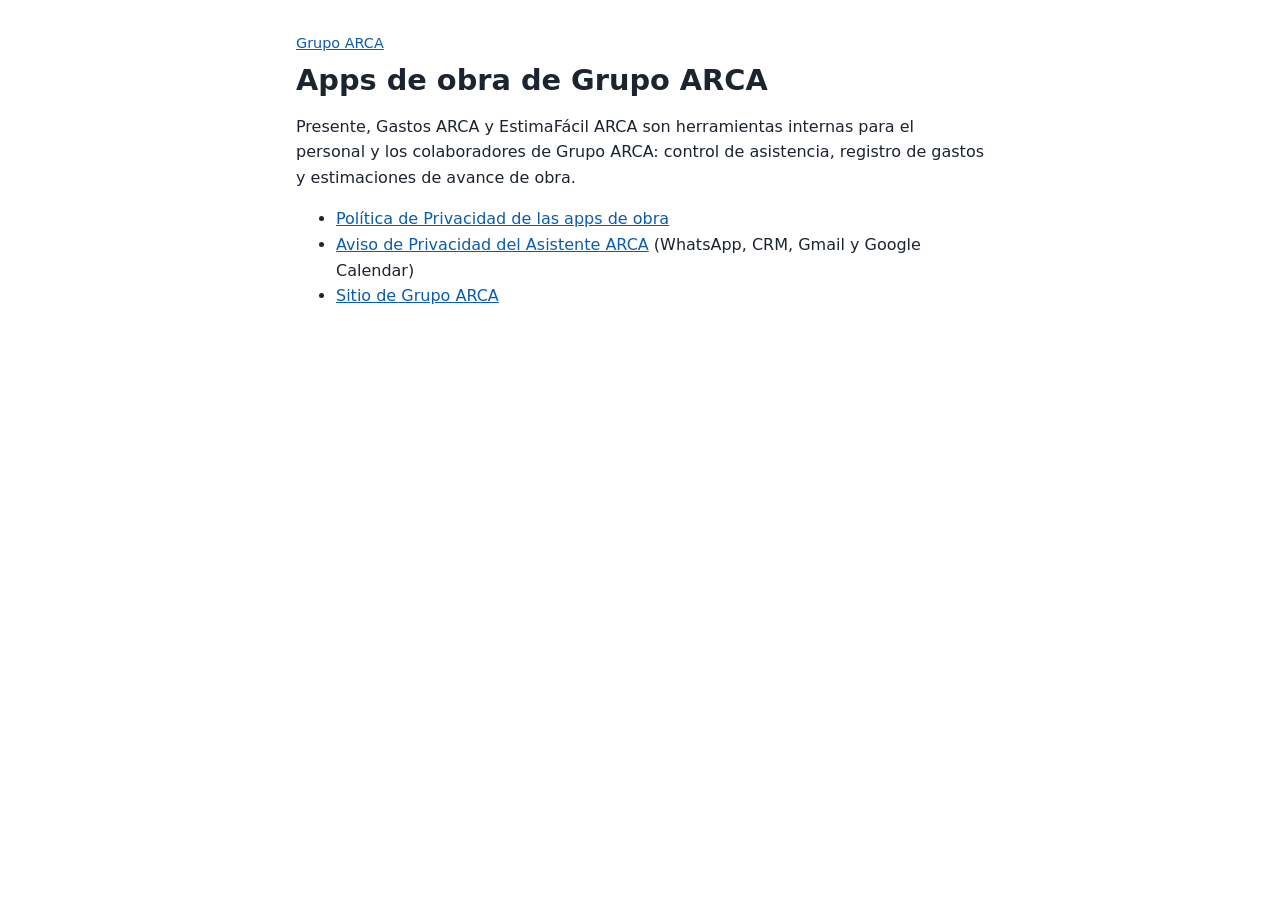
<file: index.html>
<!doctype html>
<html lang="es-MX">
<head>
<meta charset="utf-8">
<meta name="viewport" content="width=device-width, initial-scale=1">
<title>Apps de obra de Grupo ARCA</title>
<meta name="description" content="Documentos públicos de las aplicaciones internas de obra de Grupo ARCA.">
<link rel="stylesheet" href="estilo.css">
</head>
<body>
<main>
<p class="marca"><a href="https://www.grupo-arca.com">Grupo ARCA</a></p>
<h1>Apps de obra de Grupo ARCA</h1>
<p>Presente, Gastos ARCA y EstimaFácil ARCA son herramientas internas para el personal y los
colaboradores de Grupo ARCA: control de asistencia, registro de gastos y estimaciones de avance de obra.</p>
<ul>
  <li><a href="privacidad.html">Política de Privacidad de las apps de obra</a></li>
  <li><a href="asistente.html">Aviso de Privacidad del Asistente ARCA</a> (WhatsApp, CRM, Gmail y Google Calendar)</li>
  <li><a href="https://www.grupo-arca.com">Sitio de Grupo ARCA</a></li>
</ul>
</main>
</body>
</html>
</file>
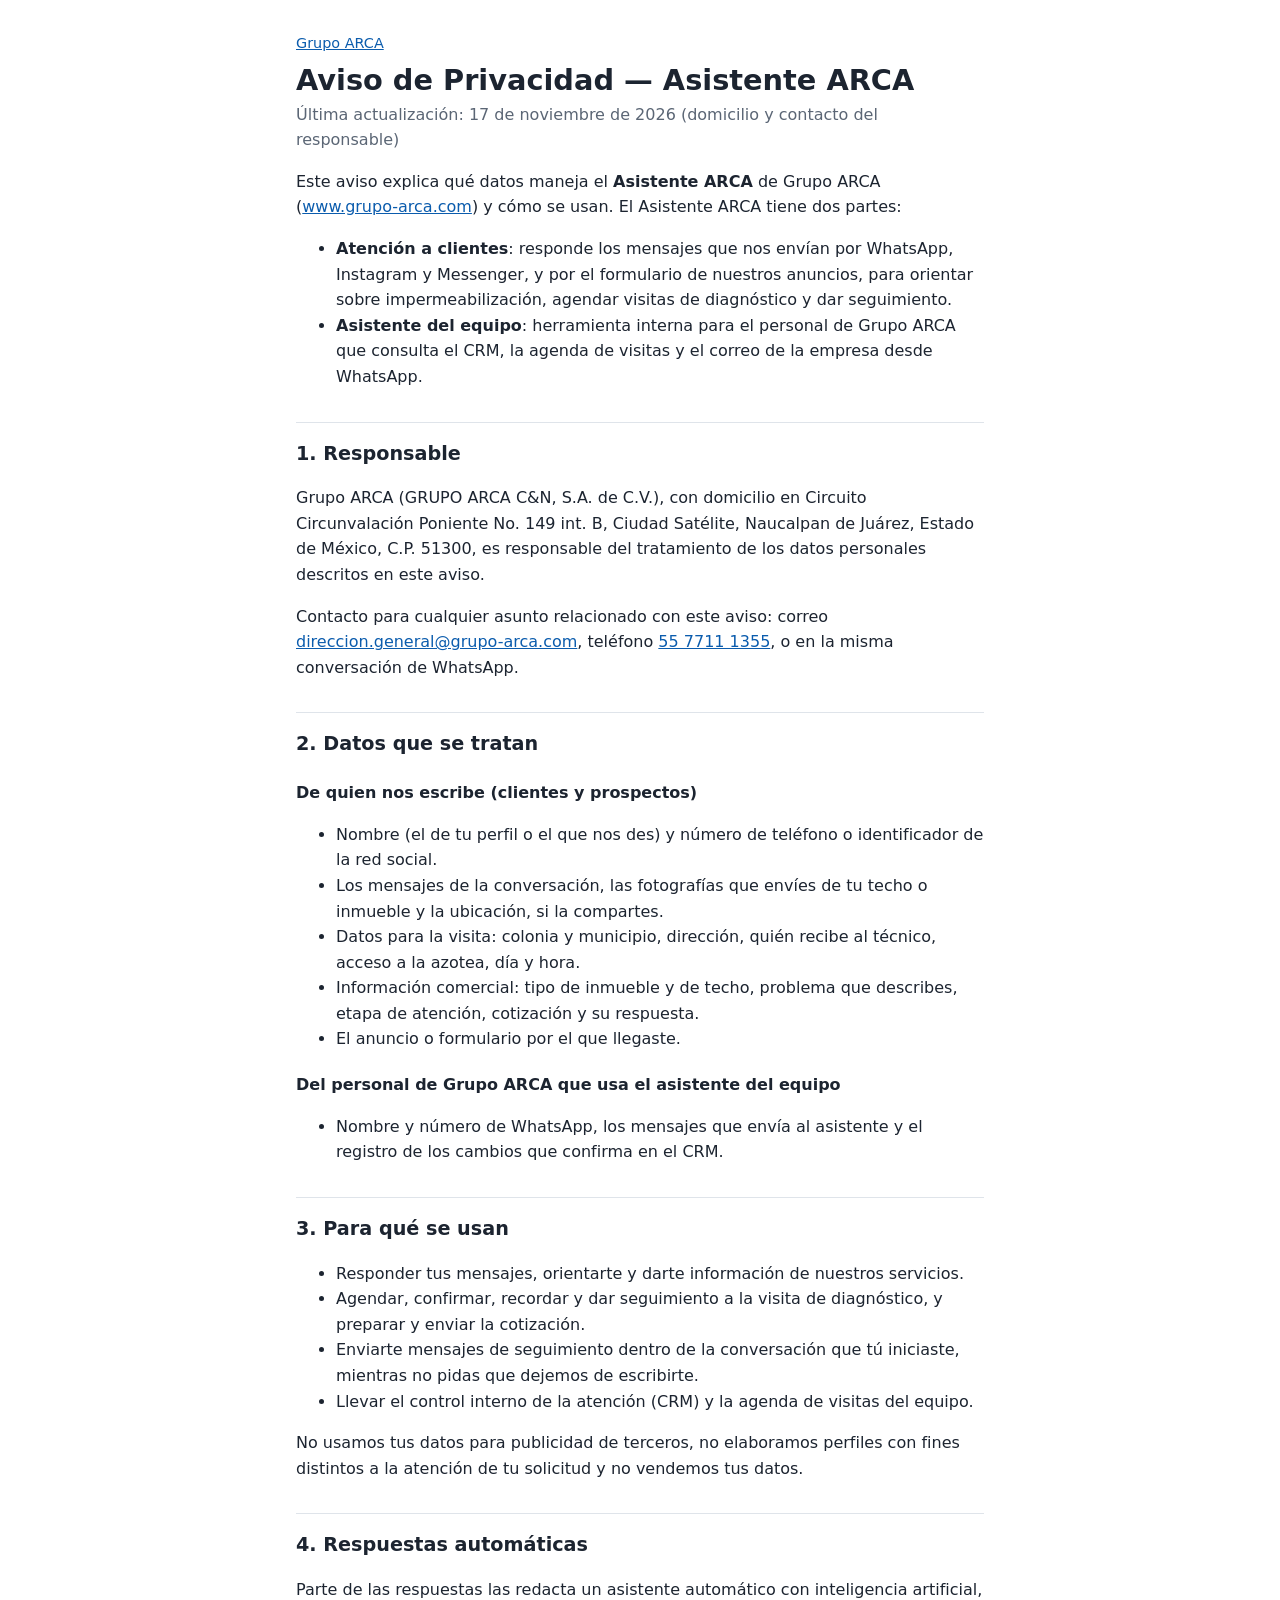
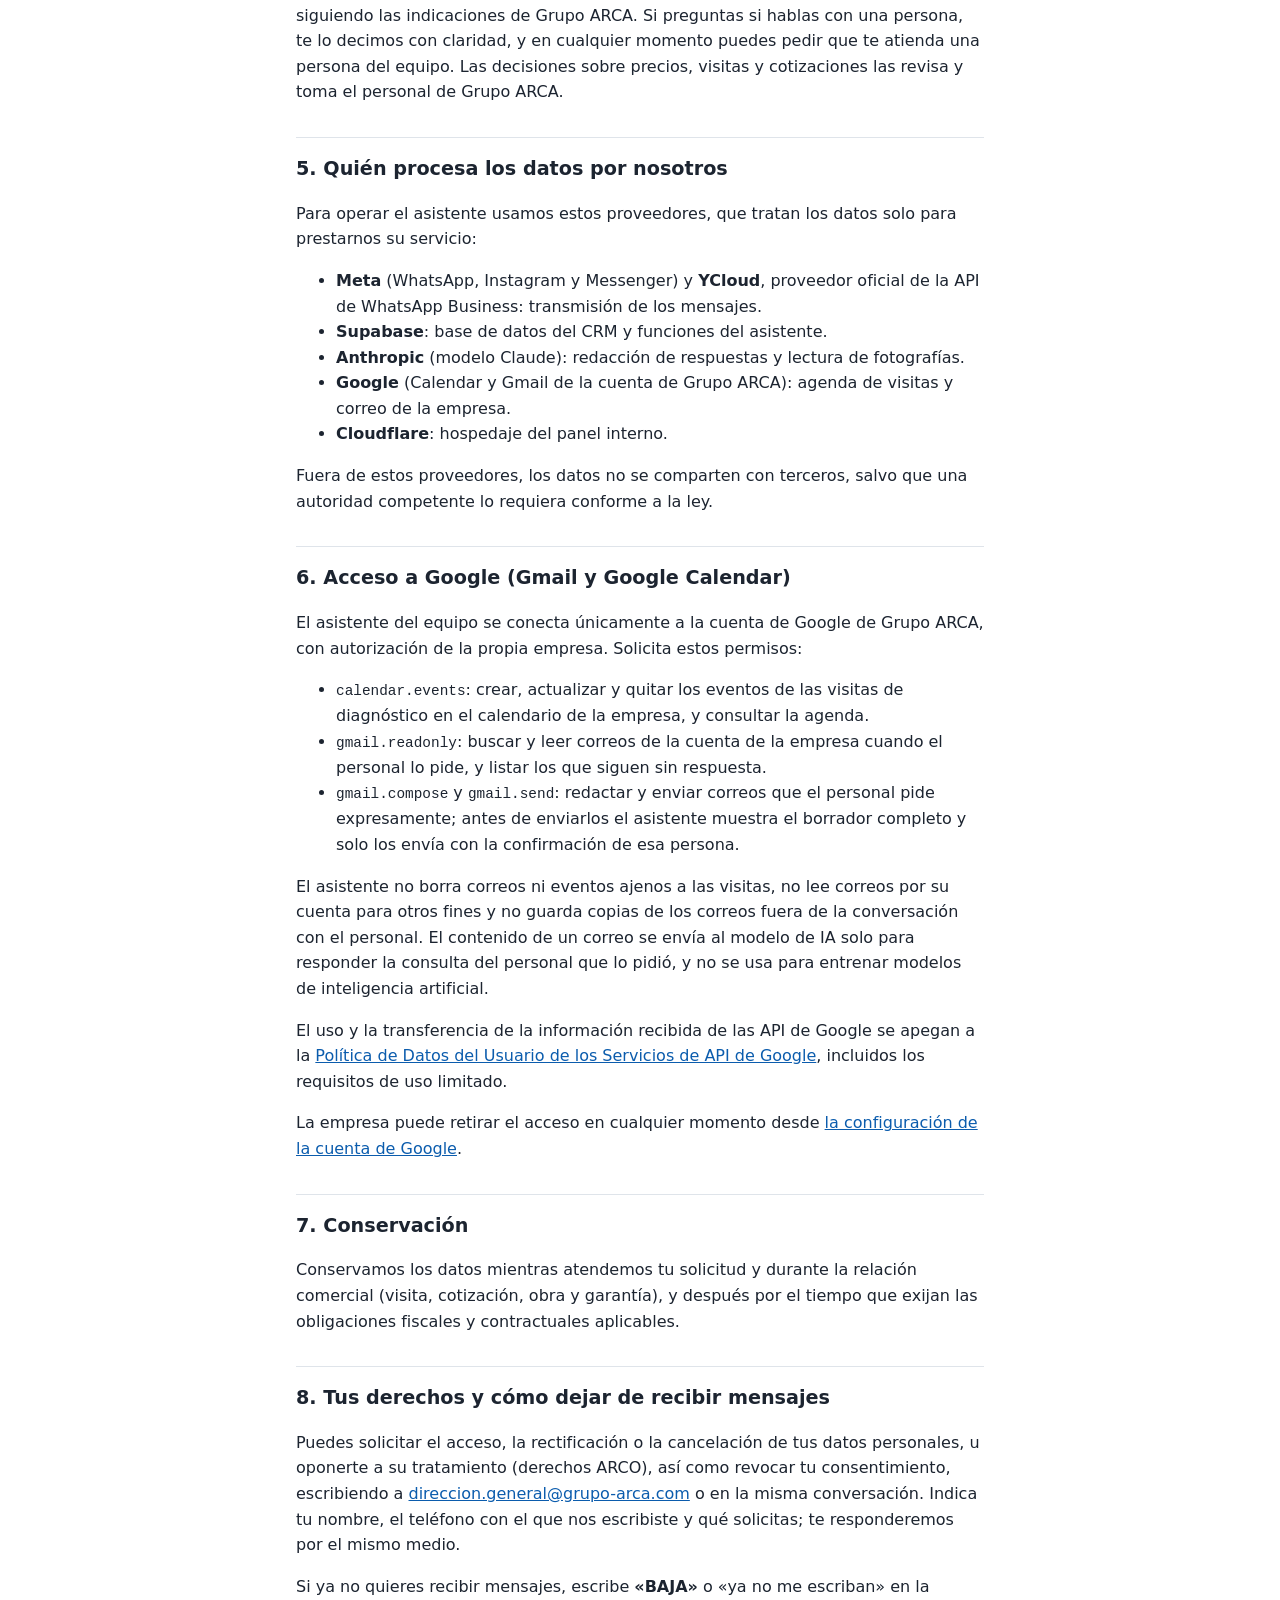
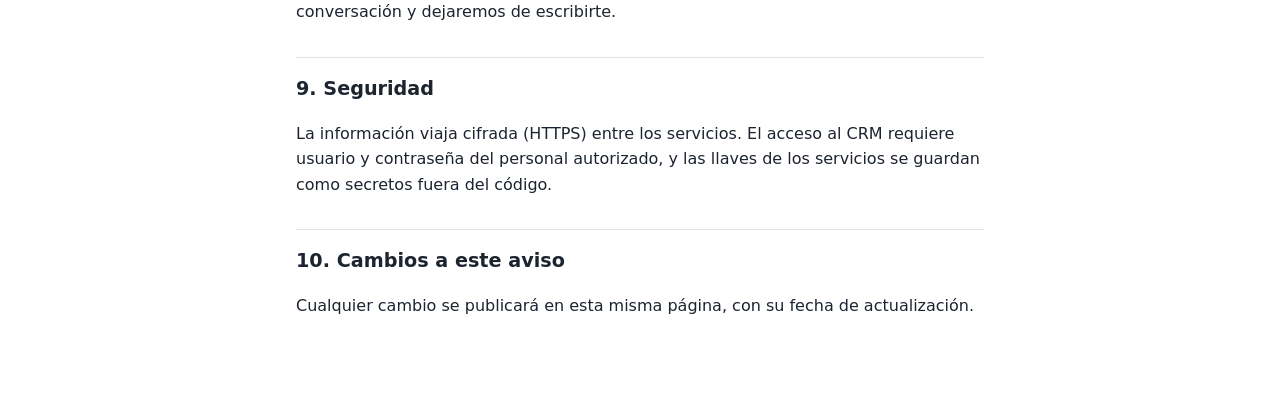
<file: asistente.html>
<!doctype html>
<html lang="es-MX">
<head>
<meta charset="utf-8">
<meta name="viewport" content="width=device-width, initial-scale=1">
<title>Aviso de Privacidad — Asistente ARCA</title>
<meta name="description" content="Aviso de privacidad del Asistente ARCA: atención por WhatsApp, Instagram y Messenger, CRM de Grupo ARCA y acceso a Gmail y Google Calendar de la empresa.">
<link rel="stylesheet" href="estilo.css">
</head>
<body>
<main>
<p class="marca"><a href="./">Grupo ARCA</a></p>
<h1>Aviso de Privacidad — Asistente ARCA</h1>
<p class="fecha">Última actualización: 17 de noviembre de 2026 (domicilio y contacto del responsable)</p>

<p>Este aviso explica qué datos maneja el <strong>Asistente ARCA</strong> de Grupo ARCA
(<a href="https://www.grupo-arca.com">www.grupo-arca.com</a>) y cómo se usan. El Asistente ARCA tiene dos partes:</p>
<ul>
  <li><strong>Atención a clientes</strong>: responde los mensajes que nos envían por WhatsApp, Instagram y
  Messenger, y por el formulario de nuestros anuncios, para orientar sobre impermeabilización, agendar visitas de
  diagnóstico y dar seguimiento.</li>
  <li><strong>Asistente del equipo</strong>: herramienta interna para el personal de Grupo ARCA que consulta el CRM,
  la agenda de visitas y el correo de la empresa desde WhatsApp.</li>
</ul>

<h2>1. Responsable</h2>
<p>Grupo ARCA (GRUPO ARCA C&amp;N, S.A. de C.V.), con domicilio en Circuito Circunvalación Poniente No. 149
int. B, Ciudad Satélite, Naucalpan de Juárez, Estado de México, C.P. 51300, es responsable del tratamiento de los
datos personales descritos en este aviso.</p>
<p>Contacto para cualquier asunto relacionado con este aviso: correo
<a href="mailto:direccion.general@grupo-arca.com">direccion.general@grupo-arca.com</a>, teléfono
<a href="tel:+525577111355">55 7711 1355</a>, o en la misma conversación de WhatsApp.</p>

<h2>2. Datos que se tratan</h2>
<h3>De quien nos escribe (clientes y prospectos)</h3>
<ul>
  <li>Nombre (el de tu perfil o el que nos des) y número de teléfono o identificador de la red social.</li>
  <li>Los mensajes de la conversación, las fotografías que envíes de tu techo o inmueble y la ubicación, si la compartes.</li>
  <li>Datos para la visita: colonia y municipio, dirección, quién recibe al técnico, acceso a la azotea, día y hora.</li>
  <li>Información comercial: tipo de inmueble y de techo, problema que describes, etapa de atención, cotización y su respuesta.</li>
  <li>El anuncio o formulario por el que llegaste.</li>
</ul>
<h3>Del personal de Grupo ARCA que usa el asistente del equipo</h3>
<ul>
  <li>Nombre y número de WhatsApp, los mensajes que envía al asistente y el registro de los cambios que confirma en el CRM.</li>
</ul>

<h2>3. Para qué se usan</h2>
<ul>
  <li>Responder tus mensajes, orientarte y darte información de nuestros servicios.</li>
  <li>Agendar, confirmar, recordar y dar seguimiento a la visita de diagnóstico, y preparar y enviar la cotización.</li>
  <li>Enviarte mensajes de seguimiento dentro de la conversación que tú iniciaste, mientras no pidas que dejemos de escribirte.</li>
  <li>Llevar el control interno de la atención (CRM) y la agenda de visitas del equipo.</li>
</ul>
<p>No usamos tus datos para publicidad de terceros, no elaboramos perfiles con fines distintos a la atención de tu
solicitud y no vendemos tus datos.</p>

<h2>4. Respuestas automáticas</h2>
<p>Parte de las respuestas las redacta un asistente automático con inteligencia artificial, siguiendo las indicaciones
de Grupo ARCA. Si preguntas si hablas con una persona, te lo decimos con claridad, y en cualquier momento puedes pedir
que te atienda una persona del equipo. Las decisiones sobre precios, visitas y cotizaciones las revisa y toma el
personal de Grupo ARCA.</p>

<h2>5. Quién procesa los datos por nosotros</h2>
<p>Para operar el asistente usamos estos proveedores, que tratan los datos solo para prestarnos su servicio:</p>
<ul>
  <li><strong>Meta</strong> (WhatsApp, Instagram y Messenger) y <strong>YCloud</strong>, proveedor oficial de la API de WhatsApp Business: transmisión de los mensajes.</li>
  <li><strong>Supabase</strong>: base de datos del CRM y funciones del asistente.</li>
  <li><strong>Anthropic</strong> (modelo Claude): redacción de respuestas y lectura de fotografías.</li>
  <li><strong>Google</strong> (Calendar y Gmail de la cuenta de Grupo ARCA): agenda de visitas y correo de la empresa.</li>
  <li><strong>Cloudflare</strong>: hospedaje del panel interno.</li>
</ul>
<p>Fuera de estos proveedores, los datos no se comparten con terceros, salvo que una autoridad competente lo requiera
conforme a la ley.</p>

<h2>6. Acceso a Google (Gmail y Google Calendar)</h2>
<p>El asistente del equipo se conecta únicamente a la cuenta de Google de Grupo ARCA, con autorización de la propia
empresa. Solicita estos permisos:</p>
<ul>
  <li><code>calendar.events</code>: crear, actualizar y quitar los eventos de las visitas de diagnóstico en el calendario
  de la empresa, y consultar la agenda.</li>
  <li><code>gmail.readonly</code>: buscar y leer correos de la cuenta de la empresa cuando el personal lo pide, y listar
  los que siguen sin respuesta.</li>
  <li><code>gmail.compose</code> y <code>gmail.send</code>: redactar y enviar correos que el personal pide expresamente;
  antes de enviarlos el asistente muestra el borrador completo y solo los envía con la confirmación de esa persona.</li>
</ul>
<p>El asistente no borra correos ni eventos ajenos a las visitas, no lee correos por su cuenta para otros fines y no
guarda copias de los correos fuera de la conversación con el personal. El contenido de un correo se envía al modelo de
IA solo para responder la consulta del personal que lo pidió, y no se usa para entrenar modelos de inteligencia
artificial.</p>
<p>El uso y la transferencia de la información recibida de las API de Google se apegan a la
<a href="https://developers.google.com/terms/api-services-user-data-policy">Política de Datos del Usuario de los
Servicios de API de Google</a>, incluidos los requisitos de uso limitado.</p>
<p>La empresa puede retirar el acceso en cualquier momento desde
<a href="https://myaccount.google.com/permissions">la configuración de la cuenta de Google</a>.</p>

<h2>7. Conservación</h2>
<p>Conservamos los datos mientras atendemos tu solicitud y durante la relación comercial (visita, cotización, obra y
garantía), y después por el tiempo que exijan las obligaciones fiscales y contractuales aplicables.</p>

<h2>8. Tus derechos y cómo dejar de recibir mensajes</h2>
<p>Puedes solicitar el acceso, la rectificación o la cancelación de tus datos personales, u oponerte a su tratamiento
(derechos ARCO), así como revocar tu consentimiento, escribiendo a
<a href="mailto:direccion.general@grupo-arca.com">direccion.general@grupo-arca.com</a> o en la misma conversación.
Indica tu nombre, el teléfono con el que nos escribiste y qué solicitas; te responderemos por el mismo medio.</p>
<p>Si ya no quieres recibir mensajes, escribe <strong>«BAJA»</strong> o «ya no me escriban» en la conversación y dejaremos
de escribirte.</p>

<h2>9. Seguridad</h2>
<p>La información viaja cifrada (HTTPS) entre los servicios. El acceso al CRM requiere usuario y contraseña del personal
autorizado, y las llaves de los servicios se guardan como secretos fuera del código.</p>

<h2>10. Cambios a este aviso</h2>
<p>Cualquier cambio se publicará en esta misma página, con su fecha de actualización.</p>
</main>
</body>
</html>
</file>
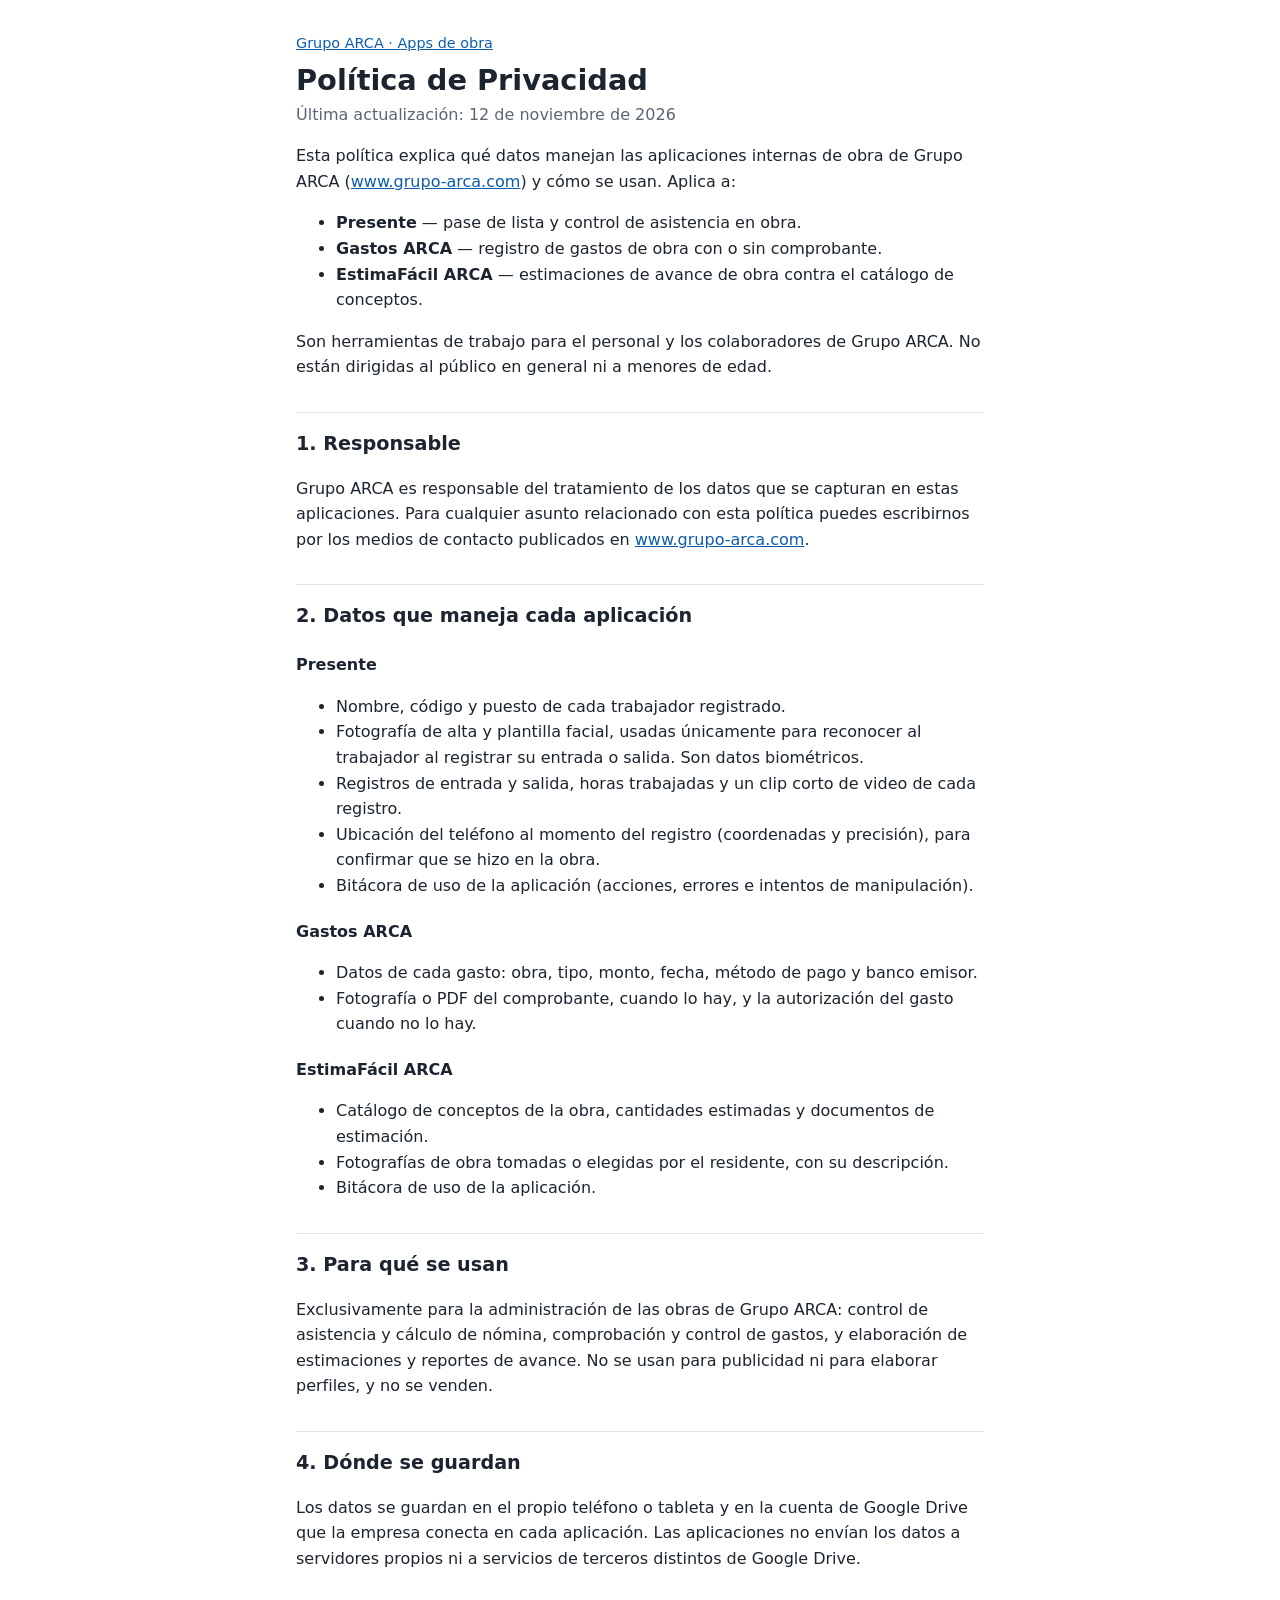
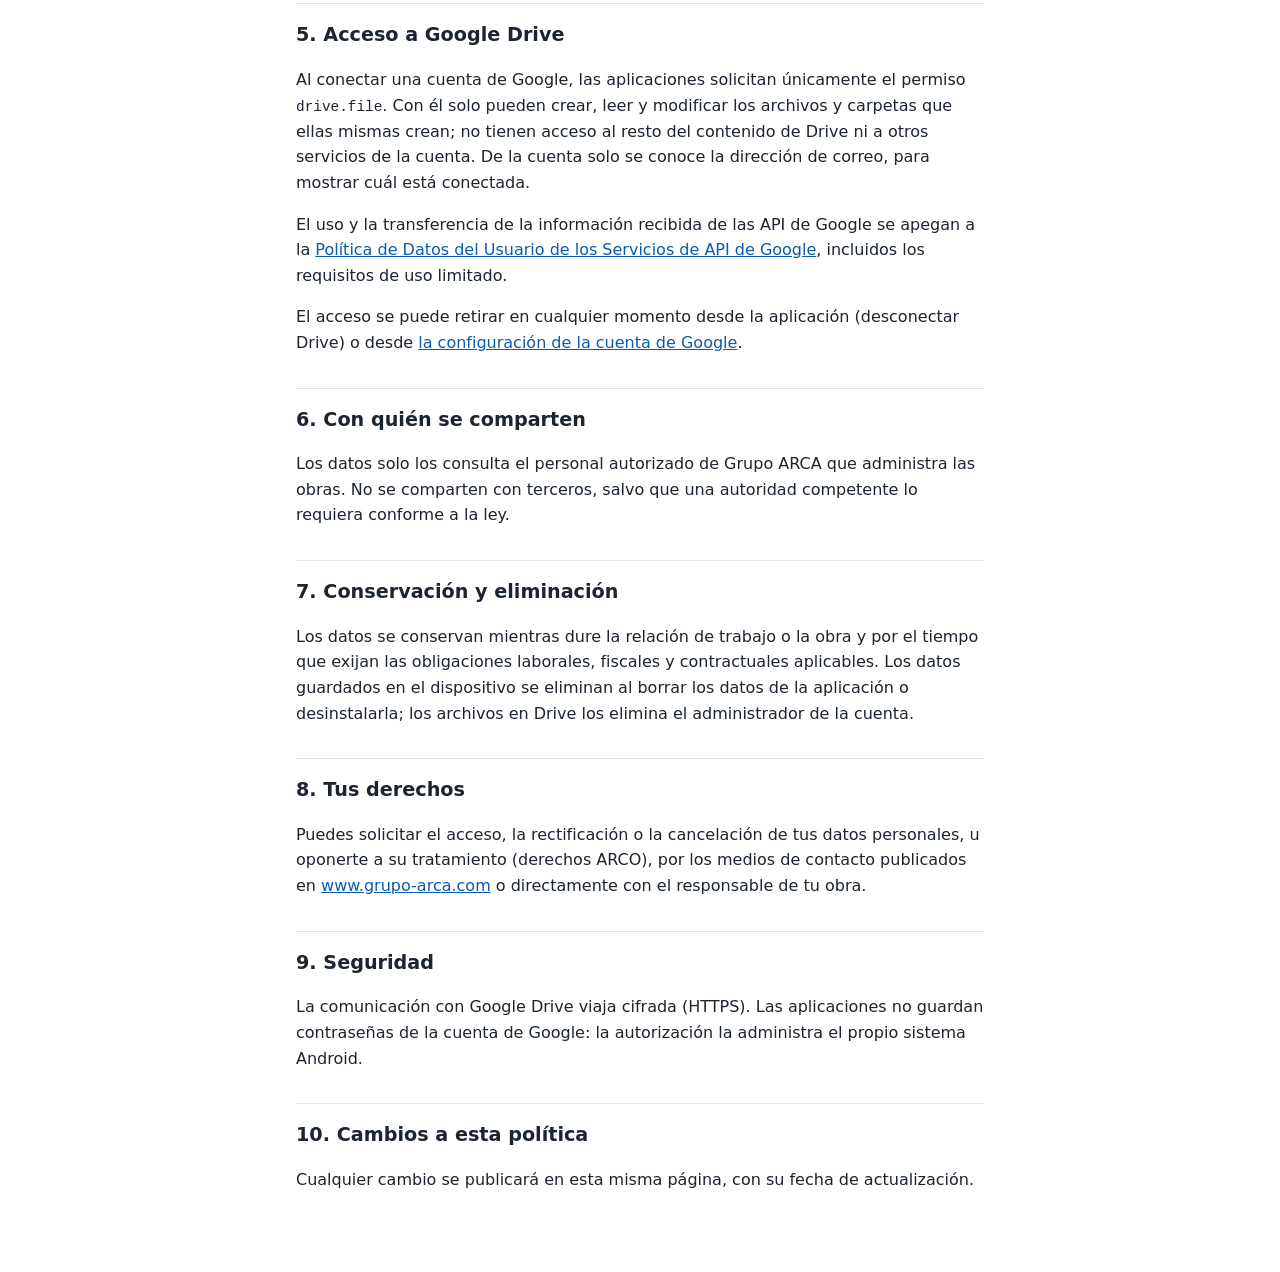
<file: privacidad.html>
<!doctype html>
<html lang="es-MX">
<head>
<meta charset="utf-8">
<meta name="viewport" content="width=device-width, initial-scale=1">
<title>Política de Privacidad — Apps de obra de Grupo ARCA</title>
<meta name="description" content="Política de privacidad de las aplicaciones internas de obra de Grupo ARCA: Presente, Gastos ARCA y EstimaFácil ARCA.">
<link rel="stylesheet" href="estilo.css">
</head>
<body>
<main>
<p class="marca"><a href="./">Grupo ARCA · Apps de obra</a></p>
<h1>Política de Privacidad</h1>
<p class="fecha">Última actualización: 12 de noviembre de 2026</p>

<p>Esta política explica qué datos manejan las aplicaciones internas de obra de Grupo ARCA
(<a href="https://www.grupo-arca.com">www.grupo-arca.com</a>) y cómo se usan. Aplica a:</p>
<ul>
  <li><strong>Presente</strong> — pase de lista y control de asistencia en obra.</li>
  <li><strong>Gastos ARCA</strong> — registro de gastos de obra con o sin comprobante.</li>
  <li><strong>EstimaFácil ARCA</strong> — estimaciones de avance de obra contra el catálogo de conceptos.</li>
</ul>
<p>Son herramientas de trabajo para el personal y los colaboradores de Grupo ARCA. No están dirigidas
al público en general ni a menores de edad.</p>

<h2>1. Responsable</h2>
<p>Grupo ARCA es responsable del tratamiento de los datos que se capturan en estas aplicaciones.
Para cualquier asunto relacionado con esta política puedes escribirnos por los medios de contacto
publicados en <a href="https://www.grupo-arca.com">www.grupo-arca.com</a>.</p>

<h2>2. Datos que maneja cada aplicación</h2>
<h3>Presente</h3>
<ul>
  <li>Nombre, código y puesto de cada trabajador registrado.</li>
  <li>Fotografía de alta y plantilla facial, usadas únicamente para reconocer al trabajador al
      registrar su entrada o salida. Son datos biométricos.</li>
  <li>Registros de entrada y salida, horas trabajadas y un clip corto de video de cada registro.</li>
  <li>Ubicación del teléfono al momento del registro (coordenadas y precisión), para confirmar que
      se hizo en la obra.</li>
  <li>Bitácora de uso de la aplicación (acciones, errores e intentos de manipulación).</li>
</ul>
<h3>Gastos ARCA</h3>
<ul>
  <li>Datos de cada gasto: obra, tipo, monto, fecha, método de pago y banco emisor.</li>
  <li>Fotografía o PDF del comprobante, cuando lo hay, y la autorización del gasto cuando no lo hay.</li>
</ul>
<h3>EstimaFácil ARCA</h3>
<ul>
  <li>Catálogo de conceptos de la obra, cantidades estimadas y documentos de estimación.</li>
  <li>Fotografías de obra tomadas o elegidas por el residente, con su descripción.</li>
  <li>Bitácora de uso de la aplicación.</li>
</ul>

<h2>3. Para qué se usan</h2>
<p>Exclusivamente para la administración de las obras de Grupo ARCA: control de asistencia y cálculo
de nómina, comprobación y control de gastos, y elaboración de estimaciones y reportes de avance.
No se usan para publicidad ni para elaborar perfiles, y no se venden.</p>

<h2>4. Dónde se guardan</h2>
<p>Los datos se guardan en el propio teléfono o tableta y en la cuenta de Google Drive que la empresa
conecta en cada aplicación. Las aplicaciones no envían los datos a servidores propios ni a servicios
de terceros distintos de Google Drive.</p>

<h2>5. Acceso a Google Drive</h2>
<p>Al conectar una cuenta de Google, las aplicaciones solicitan únicamente el permiso
<code>drive.file</code>. Con él solo pueden crear, leer y modificar los archivos y carpetas que
ellas mismas crean; no tienen acceso al resto del contenido de Drive ni a otros servicios de la
cuenta. De la cuenta solo se conoce la dirección de correo, para mostrar cuál está conectada.</p>
<p>El uso y la transferencia de la información recibida de las API de Google se apegan a la
<a href="https://developers.google.com/terms/api-services-user-data-policy">Política de Datos del
Usuario de los Servicios de API de Google</a>, incluidos los requisitos de uso limitado.</p>
<p>El acceso se puede retirar en cualquier momento desde la aplicación (desconectar Drive) o desde
<a href="https://myaccount.google.com/permissions">la configuración de la cuenta de Google</a>.</p>

<h2>6. Con quién se comparten</h2>
<p>Los datos solo los consulta el personal autorizado de Grupo ARCA que administra las obras. No se
comparten con terceros, salvo que una autoridad competente lo requiera conforme a la ley.</p>

<h2>7. Conservación y eliminación</h2>
<p>Los datos se conservan mientras dure la relación de trabajo o la obra y por el tiempo que exijan
las obligaciones laborales, fiscales y contractuales aplicables. Los datos guardados en el
dispositivo se eliminan al borrar los datos de la aplicación o desinstalarla; los archivos en Drive
los elimina el administrador de la cuenta.</p>

<h2>8. Tus derechos</h2>
<p>Puedes solicitar el acceso, la rectificación o la cancelación de tus datos personales, u oponerte
a su tratamiento (derechos ARCO), por los medios de contacto publicados en
<a href="https://www.grupo-arca.com">www.grupo-arca.com</a> o directamente con el responsable de tu obra.</p>

<h2>9. Seguridad</h2>
<p>La comunicación con Google Drive viaja cifrada (HTTPS). Las aplicaciones no guardan contraseñas
de la cuenta de Google: la autorización la administra el propio sistema Android.</p>

<h2>10. Cambios a esta política</h2>
<p>Cualquier cambio se publicará en esta misma página, con su fecha de actualización.</p>
</main>
</body>
</html>
</file>
<file: estilo.css>
:root { --fondo: #ffffff; --texto: #1c2430; --suave: #5b6675; --linea: #dfe4ea; --enlace: #0b5cad; }
@media (prefers-color-scheme: dark) {
  :root { --fondo: #12161c; --texto: #e6eaf0; --suave: #9aa5b4; --linea: #2a323d; --enlace: #7db7f5; }
}
* { box-sizing: border-box; }
body { margin: 0; background: var(--fondo); color: var(--texto);
  font: 16px/1.6 system-ui, -apple-system, "Segoe UI", Roboto, sans-serif; }
main { max-width: 720px; margin: 0 auto; padding: 32px 16px 64px; }
h1 { font-size: 1.8rem; line-height: 1.2; margin: 8px 0 4px; }
h2 { font-size: 1.2rem; margin: 32px 0 8px; padding-top: 16px; border-top: 1px solid var(--linea); }
h3 { font-size: 1rem; margin: 20px 0 4px; }
a { color: var(--enlace); }
.marca { margin: 0; font-size: .9rem; }
.fecha { color: var(--suave); margin-top: 0; }
code { font-size: .9em; }
</file>
